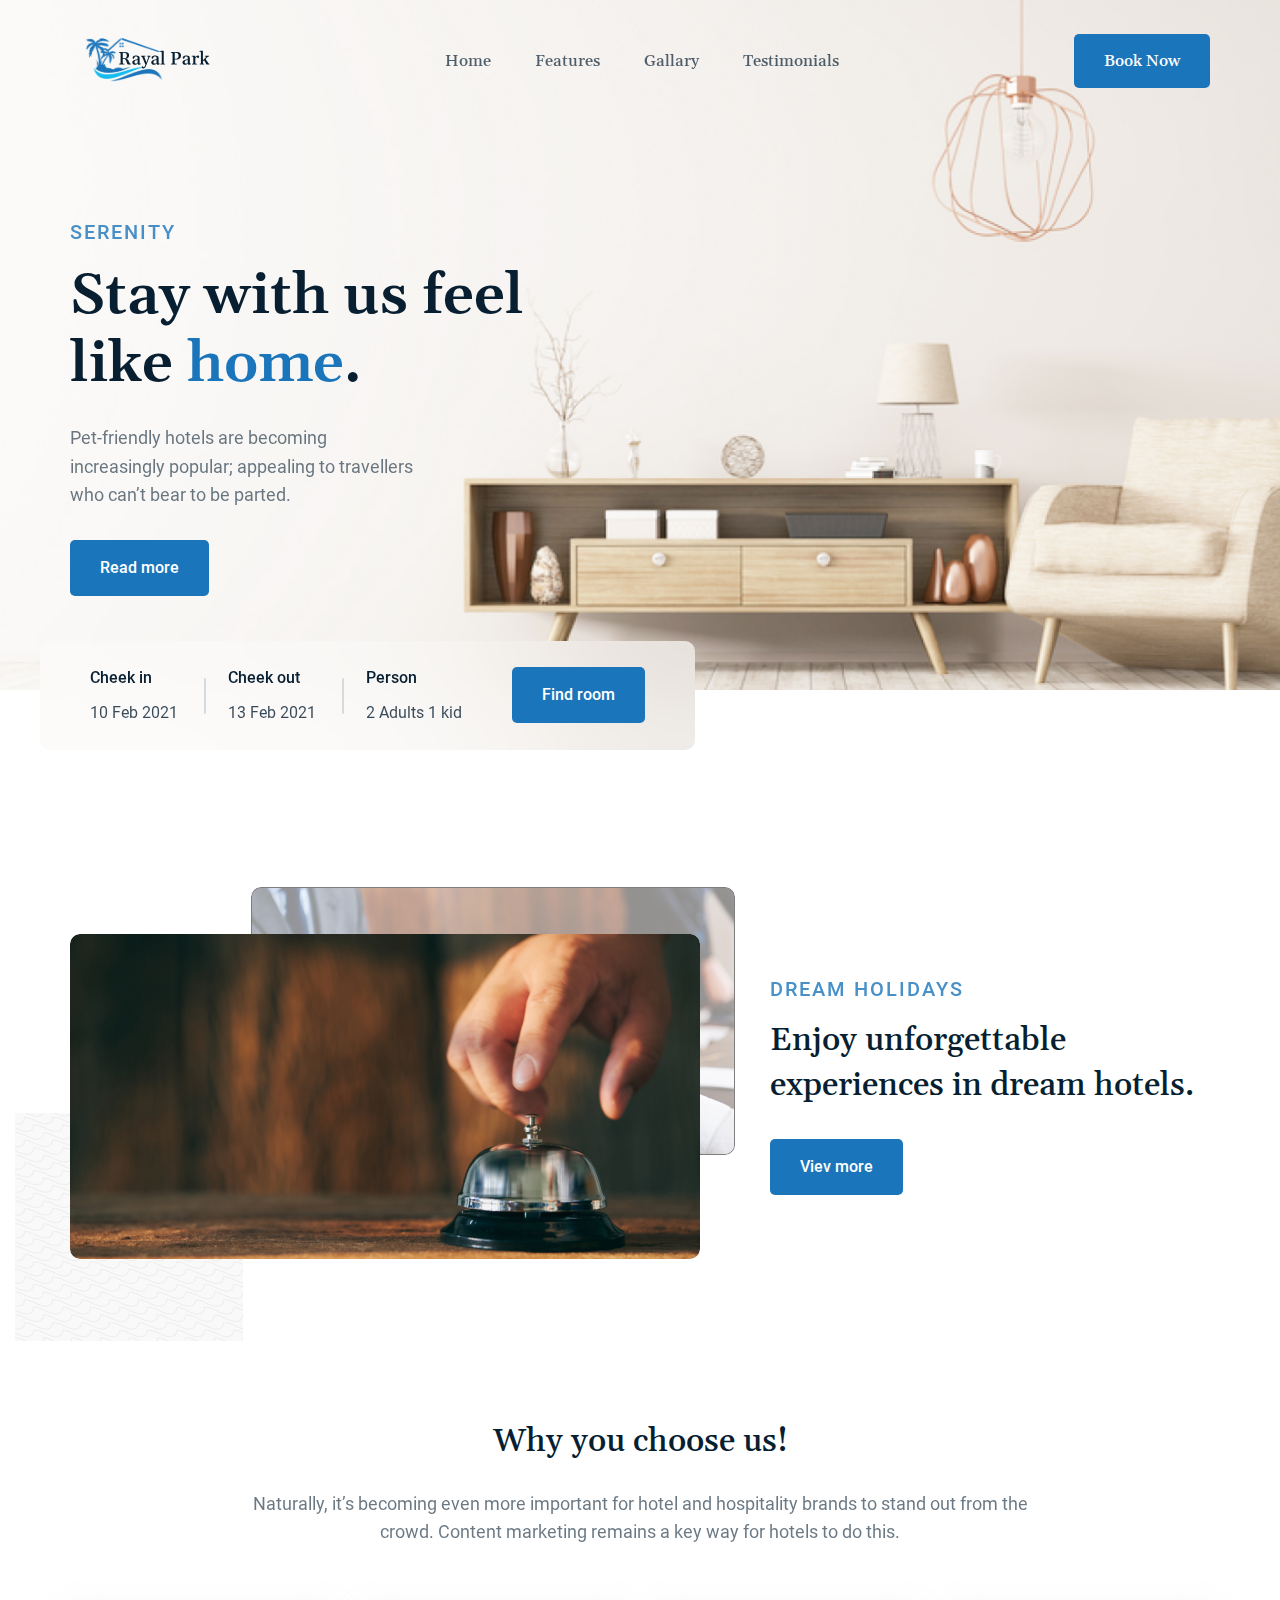
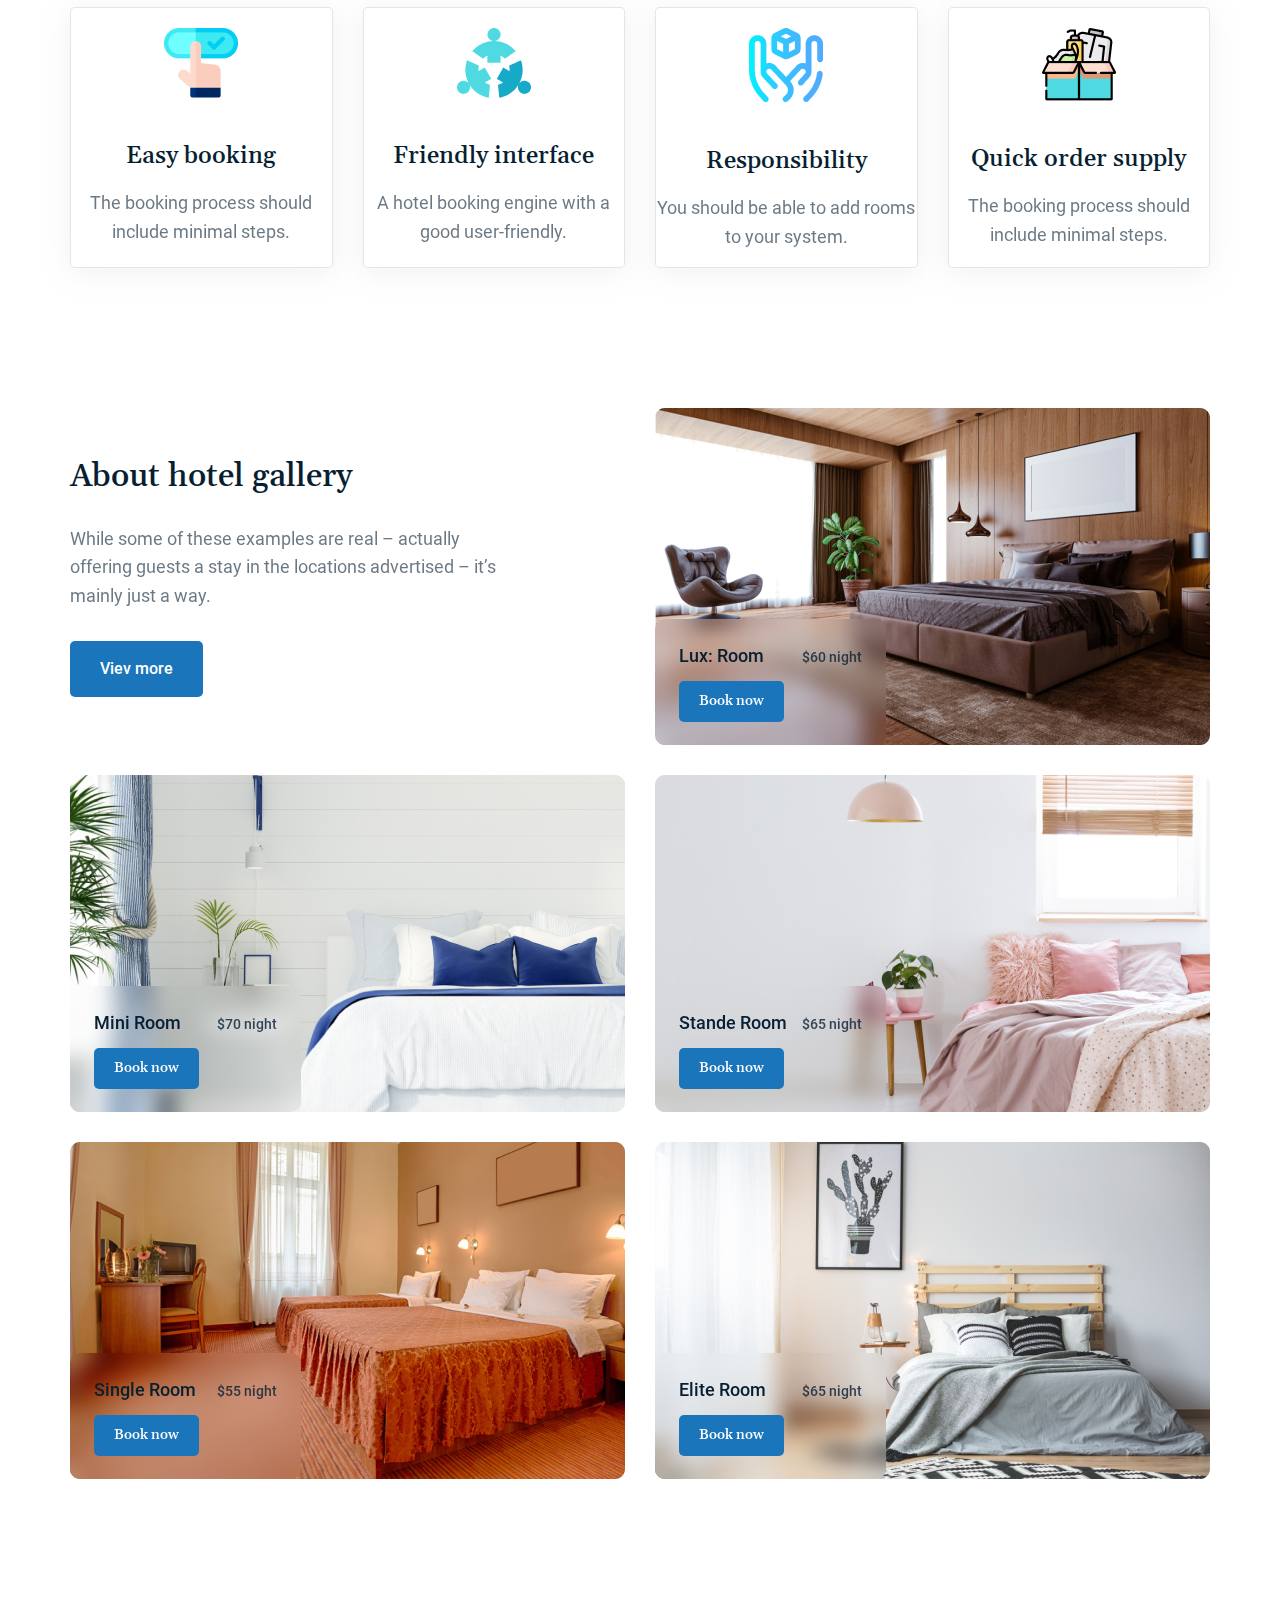
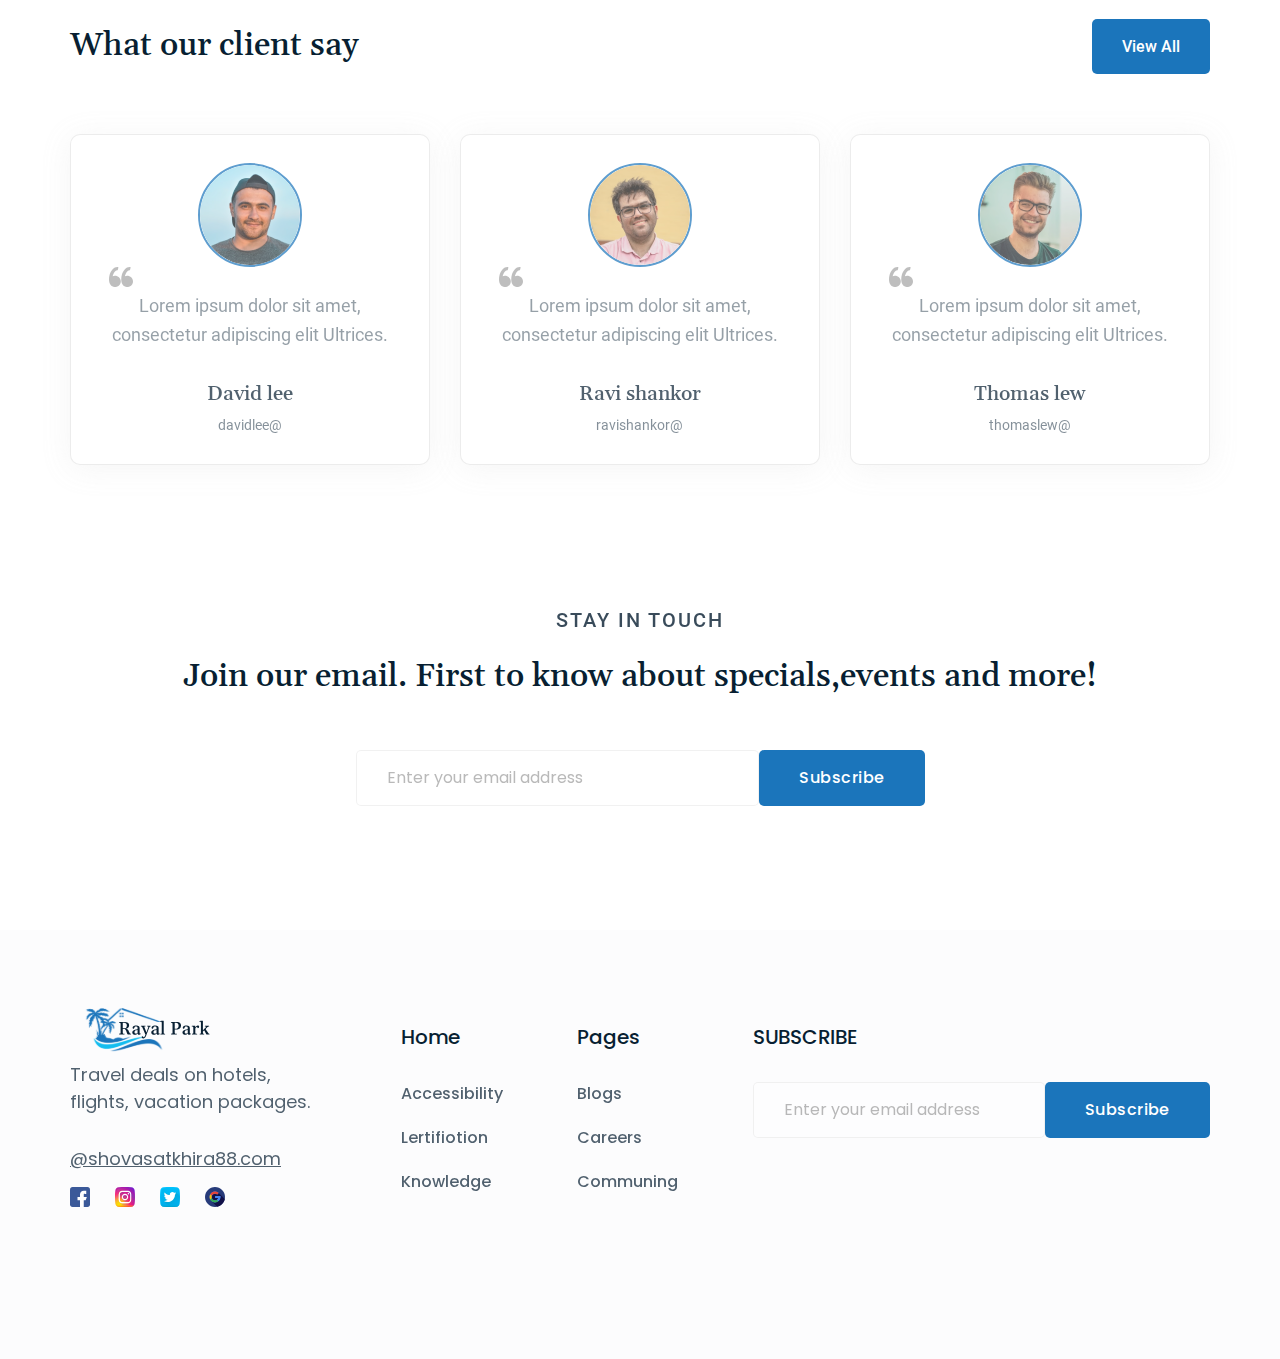
<file: index.html>
<!DOCTYPE html>
<html lang="en">

<head>
	<meta charset="UTF-8">
	<meta http-equiv="X-UA-Compatible" content="IE=edge">
	<meta name="viewport" content="width=device-width, initial-scale=1.0">
	<link rel="stylesheet" href="./assets/fonts/stylesheet.css">
	<link rel="stylesheet" href="./assets/styles.css">

	<link rel="apple-touch-icon" sizes="180x180" href="./assets/favicon/apple-touch-icon.png">
	<link rel="icon" type="image/png" sizes="32x32" href="./assets/favicon/favicon-32x32.png">
	<link rel="icon" type="image/png" sizes="16x16" href="./assets/favicon/favicon-16x16.png">
	<link rel="manifest" href="./assets/favicon/site.webmanifest">
	<link rel="mask-icon" href="./assets/favicon/safari-pinned-tab.svg" color="#5bbad5">
	<meta name="msapplication-TileColor" content="#da532c">
	<meta name="theme-color" content="#ffffff">
	<title>Rayal Park</title>
</head>

<body>
	<!-- HEADER ---------------------------->
	<header class="header" id="home">
		<div class="container">
			<div class="heaeder_inner">
				<div class="header__burger">
					<img src="./assets/img/burger.svg" alt="burger" class="burger">
				</div>
				<div class="header__logo">
					<img class="logo" src="./assets/img/logo.svg" alt="logo">
				</div>
				<nav class="nav">
					<a href="#home" class="nav__link">Home</a>
					<a href="#features" class="nav__link">Features</a>
					<a href="#gallery" class="nav__link">Gallary</a>
					<a href="#testimonials" class="nav__link">Testimonials </a>
				</nav>
				<button class="btn--book">Book Now</button>
			</div>
		</div>
	</header>
	<main>
		<!-- INTRO ---------------------------->
		<section class="intro">
			<div class="container">
				<div class="intro__wrapper">
					<p class="subtitle">Serenity</p>
					<h1 class="intro__title">Stay with us feel like <span>home</span>.</h1>
					<p class="text intro__text">Pet-friendly hotels are becoming increasingly popular; appealing to
						travellers
						who can’t bear to be parted.</p>
					<button class="btn intro__btn">Read more</button>
					<div class="intro_box">
						<div class="box__inner">
							<p class="box__info">Cheek in</p>
							<p class="box__date">10 Feb 2021</p>
						</div>
						<div class="box__inner">
							<p class="box__info">Cheek out</p>
							<p class="box__date">13 Feb 2021</p>
						</div>
						<div class="box__inner">
							<p class="box__info">Person</p>
							<p class="box__date">2 Adults 1 kid</p>
						</div>
						<div class="box__inner">
							<button class="btn">Find room</button>
						</div>
					</div>
				</div>
			</div>
		</section>
		<!--HOLIDAY -------------------------->
		<section class="holiday container">
			<div class="holiday__image">
				<img class="holiday__main__img" src="./assets/img/main.jpg" alt="">
				<img class="holiday__back__img" src="./assets/img/back.jpg" alt="">
				<img class="holiday__sprite__img" src="./assets/img/sprite.jpg" alt="">
			</div>
			<div class="holiday__content">
				<p class="subtitle">dream holidays</p>
				<p class="title holiday--title">Enjoy unforgettable experiences in dream hotels.</p>
				<button class="btn">Viev more</button>
			</div>
		</section>
		<!-- ABOUT ---------------------------->
		<section class="about container" id="features">
			<p class="title about__title">Why you choose us!</p>
			<p class="text about_text">Naturally, it’s becoming even more important for hotel and hospitality brands to
				stand
				out from the crowd. Content marketing remains a key way for hotels to do this.</p>
			<div class="about__box">
				<div class="about__item">
					<img src="./assets/img/about1.png" alt="" class="about__img">
					<p class="about__subtitle">Easy booking</p>
					<p class="about__info">The booking process should include minimal steps.</p>
				</div>
				<div class="about__item">
					<img src="./assets/img/about2.png" alt="" class="about__img">
					<p class="about__subtitle">Friendly interface</p>
					<p class="about__info">A hotel booking engine with a good user-friendly.</p>
				</div>
				<div class="about__item">
					<img src="./assets/img/about3.png" alt="" class="about__img">
					<p class="about__subtitle">Responsibility</p>
					<p class="about__info">You should be able to add rooms to your system.</p>
				</div>
				<div class="about__item">
					<img src="./assets/img/about4.png" alt="" class="about__img">
					<p class="about__subtitle">Quick order supply</p>
					<p class="about__info">The booking process should include minimal steps.</p>
				</div>
			</div>
		</section>
		<!-- GALLERY ---------------------------->
		<section class="gallery container" id="gallery">
			<div class="gallery__box">
				<p class="title gallery__title">About hotel gallery</p>
				<p class="text gallery__text">While some of these examples are real – actually offering guests a
					stay in the
					locations advertised – it’s mainly just a way.</p>
				<button class="btn">Viev more</button>
			</div>
			<div class="gallery__box">
				<img src="./assets/img/gallery/gallery1.jpg" alt="Gallary" class="gallery__img">
				<div class="gallery__item">
					<p class="gallery__info">Lux: Room</p>
					<p class="gallery__price">$60 night</p>
					<button class="gallery__btn btn--book">Book now</button>
				</div>
			</div>
			<div class="gallery__box">
				<img src="./assets/img/gallery/gallery2.jpg" alt="Gallary" class="gallery__img">
				<div class="gallery__item">
					<p class="gallery__info">Mini Room</p>
					<p class="gallery__price">$70 night</p>
					<button class="gallery__btn btn--book">Book now</button>
				</div>
			</div>
			<div class="gallery__box">
				<img src="./assets/img/gallery/gallery3.jpg" alt="Gallary" class="gallery__img">
				<div class="gallery__item">
					<p class="gallery__info">Stande Room</p>
					<p class="gallery__price">$65 night</p>
					<button class="gallery__btn btn--book">Book now</button>
				</div>
			</div>
			<div class="gallery__box">
				<img src="./assets/img/gallery/gallery4.jpg" alt="Gallary" class="gallery__img">
				<div class="gallery__item">
					<p class="gallery__info">Single Room</p>
					<p class="gallery__price">$55 night</p>
					<button class="gallery__btn btn--book">Book now</button>
				</div>
			</div>
			<div class="gallery__box">
				<img src="./assets/img/gallery/gallery5.jpg" alt="Gallary" class="gallery__img">
				<div class="gallery__item">
					<p class="gallery__info">Elite Room</p>
					<p class="gallery__price">$65 night</p>
					<button class="gallery__btn btn--book">Book now</button>
				</div>
			</div>
		</section>
		<!-- TESTIMONIALS ------------------------>
		<section class="testimonials container" id="testimonials">
			<div class="testimonials__info">
				<p class="title ">What our client say</p>
				<button class="btn">View All</button>
			</div>
			<div class="testimonials__box">
				<div class="testimonials__item">
					<img class="testimonials__img" src="./assets/img/testimonials/testimonials1.png" alt="photo">
					<p class="text testimonials__text">Lorem ipsum dolor sit amet, consectetur adipiscing elit Ultrices.
					</p>
					<p class="testimonials__name">David lee</p>
					<a class="testimonials__link" href="#">davidlee@</a>
				</div>
				<div class="testimonials__item">
					<img class="testimonials__img" src="./assets/img/testimonials/testimonials2.png" alt="photo">
					<p class="text testimonials__text">Lorem ipsum dolor sit amet, consectetur adipiscing elit Ultrices.
					</p>
					<p class="testimonials__name">Ravi shankor</p>
					<a class="testimonials__link" href="#">ravishankor@</a>
				</div>
				<div class="testimonials__item">
					<img class="testimonials__img" src="./assets/img/testimonials/testimonials3.png" alt="photo">
					<p class="text testimonials__text">Lorem ipsum dolor sit amet, consectetur adipiscing elit Ultrices.
					</p>
					<p class="testimonials__name">Thomas lew</p>
					<a class="testimonials__link" href="#">thomaslew@</a>
				</div>
			</div>
		</section>
		<!-- SUBSCRIBE ---------------------------->
		<section class="subscribe container">
			<p class="subscribe__subtitle">STAY IN TOUCH</p>
			<p class="subscribe__title title">Join our email. First to know about specials,events and more!</p>

			<form action="#" class="subscribe__box">
				<input type="email" name="email" id="email" class="subscribe__email"
					placeholder="Enter your email address">
				<button class="subscribe__btn">Subscribe</button>
			</form>

		</section> 
	</main>
	<!-- FOOTER ---------------------------->
	<footer class="footer">
		<div class="container">
			<div class="footer__inner">
				<div class="footer__box">
					<div class="logo">
						<img class="logo" src="./assets/img/logo.svg" alt="logo">
					</div>
					<p class="footer__text">Travel deals on hotels, flights, vacation packages.</p>
					<a href="#" class="footer__email">@shovasatkhira88.com</a>
					<ul class="social__list">
						<li><a href="#" target="blanc" class="social__link">
								<img src="./assets/img/social/fb.svg" alt="" class="social--fb">
							</a></li>
						<li><a href="#" class="social__link">
								<img src="./assets/img/social/inst.svg" alt="" class="social--inst">
							</a></li>
						<li><a href="#" class="social__link">
								<img src="./assets/img/social/tw.svg" alt="" class="social--tw">
							</a></li>
						<li><a href="#" class="social__link">
								<img src="./assets/img/social/gl.svg" alt="" class="social--gl">
							</a></li>
					</ul>
				</div>
				<div class="footer__box">
					<p class="footer__title">Home</p>
					<a href="#" class="footer__link">Accessibility</a>
					<a href="#" class="footer__link">Lertifiotion</a>
					<a href="#" class="footer__link">Knowledge</a>
				</div>
				<div class="footer__box">
					<p class="footer__title">Pages</p>
					<a href="#" class="footer__link">Blogs</a>
					<a href="#" class="footer__link">Careers</a>
					<a href="#" class="footer__link">Communing</a>
				</div>
				<div class="footer__box">
					<p class="footer__title">SUBSCRIBE</p>
					<form action="#" class="subscribe__box ">
						<input type="email" name="email" id="footer__email" class="footer__sbcr"
							placeholder="Enter your email address">
						<button class="footer__btn">Subscribe</button>
					</form>
				</div>
			</div>
		</div>
	</footer> 

</body>

</html>
</file>
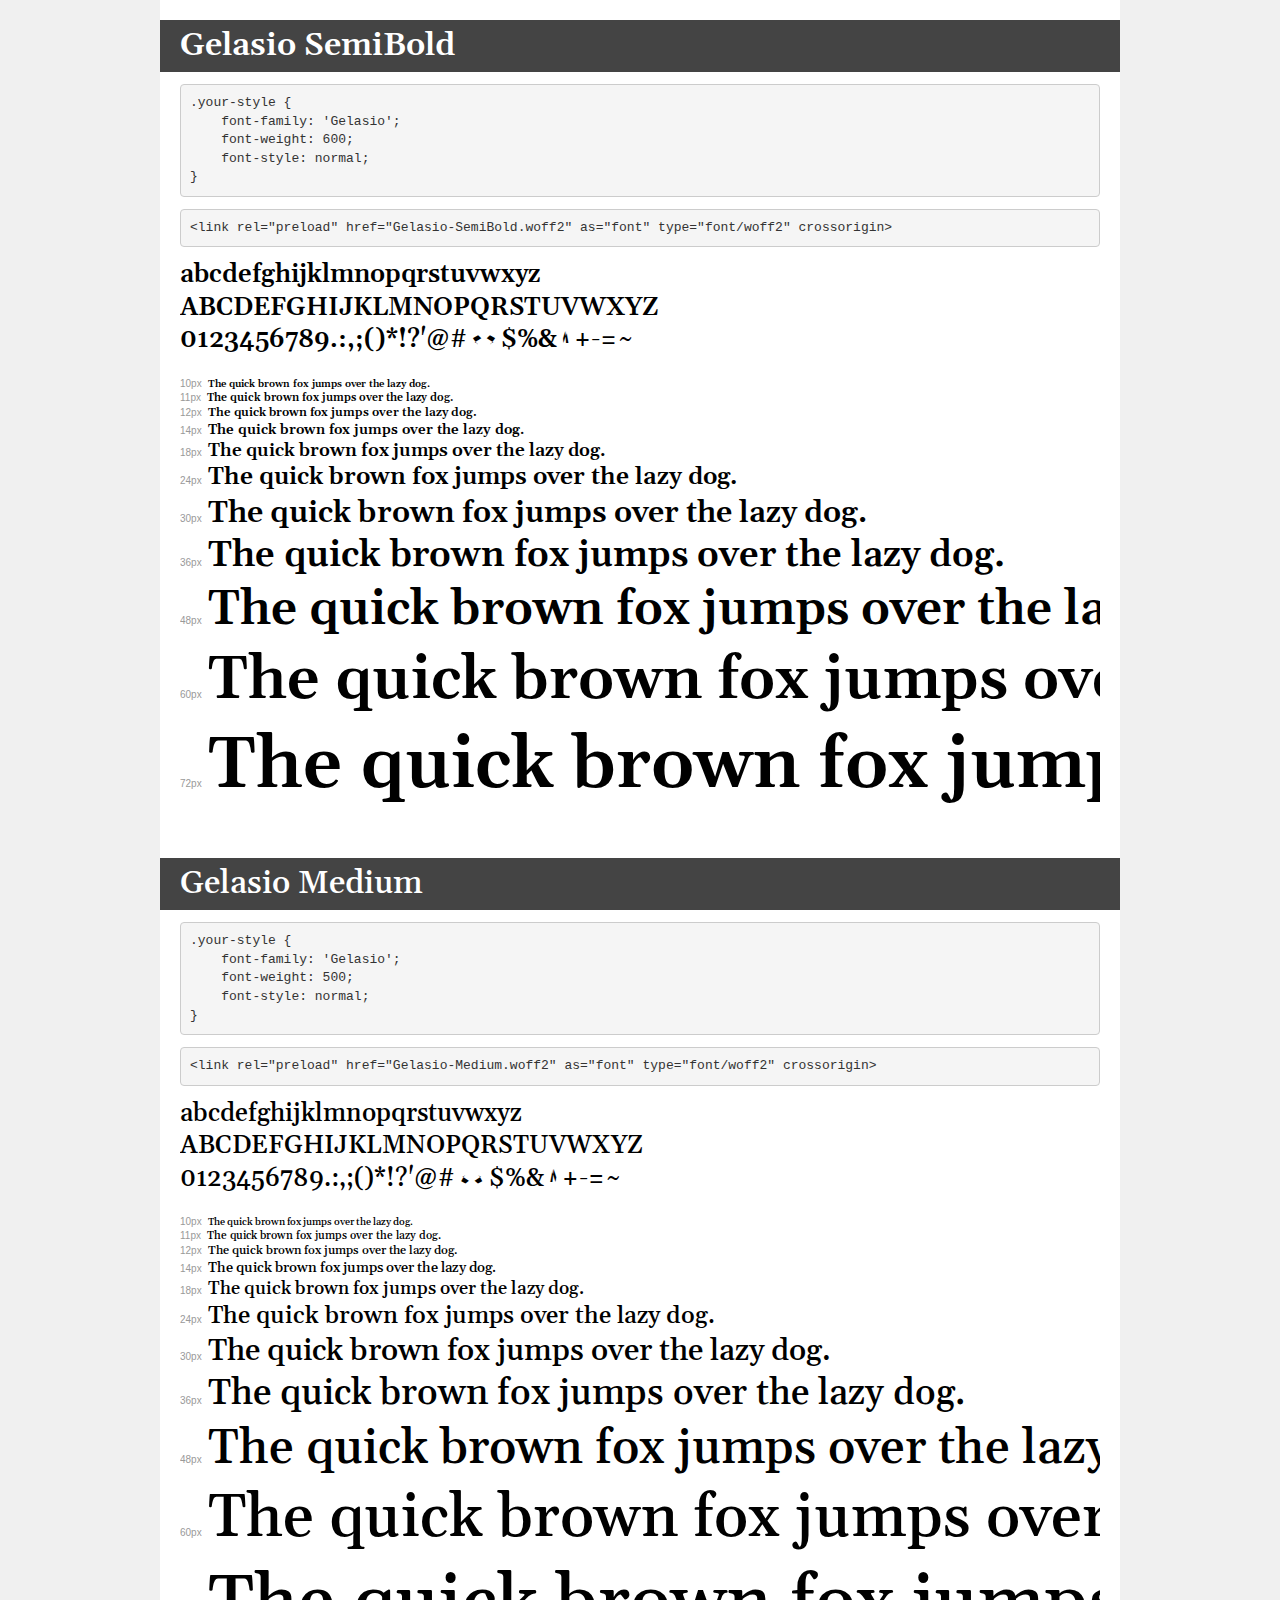
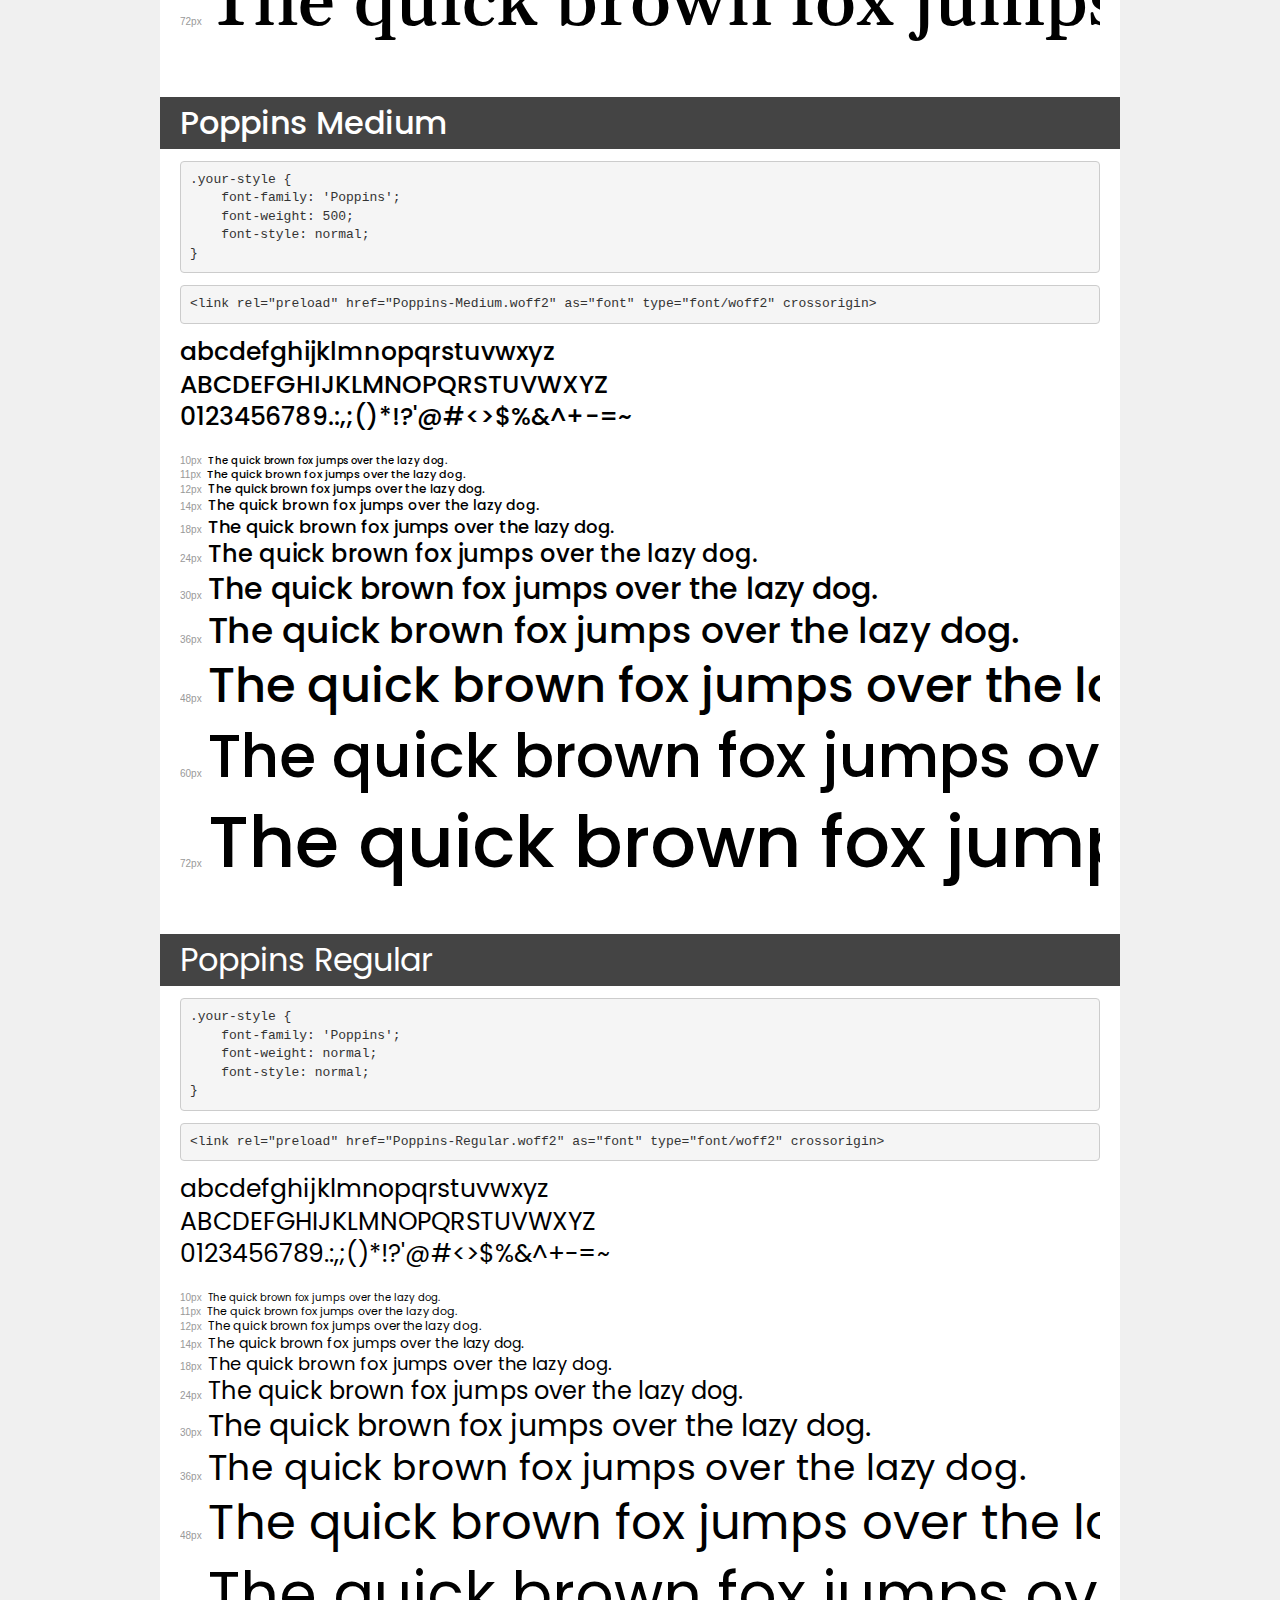
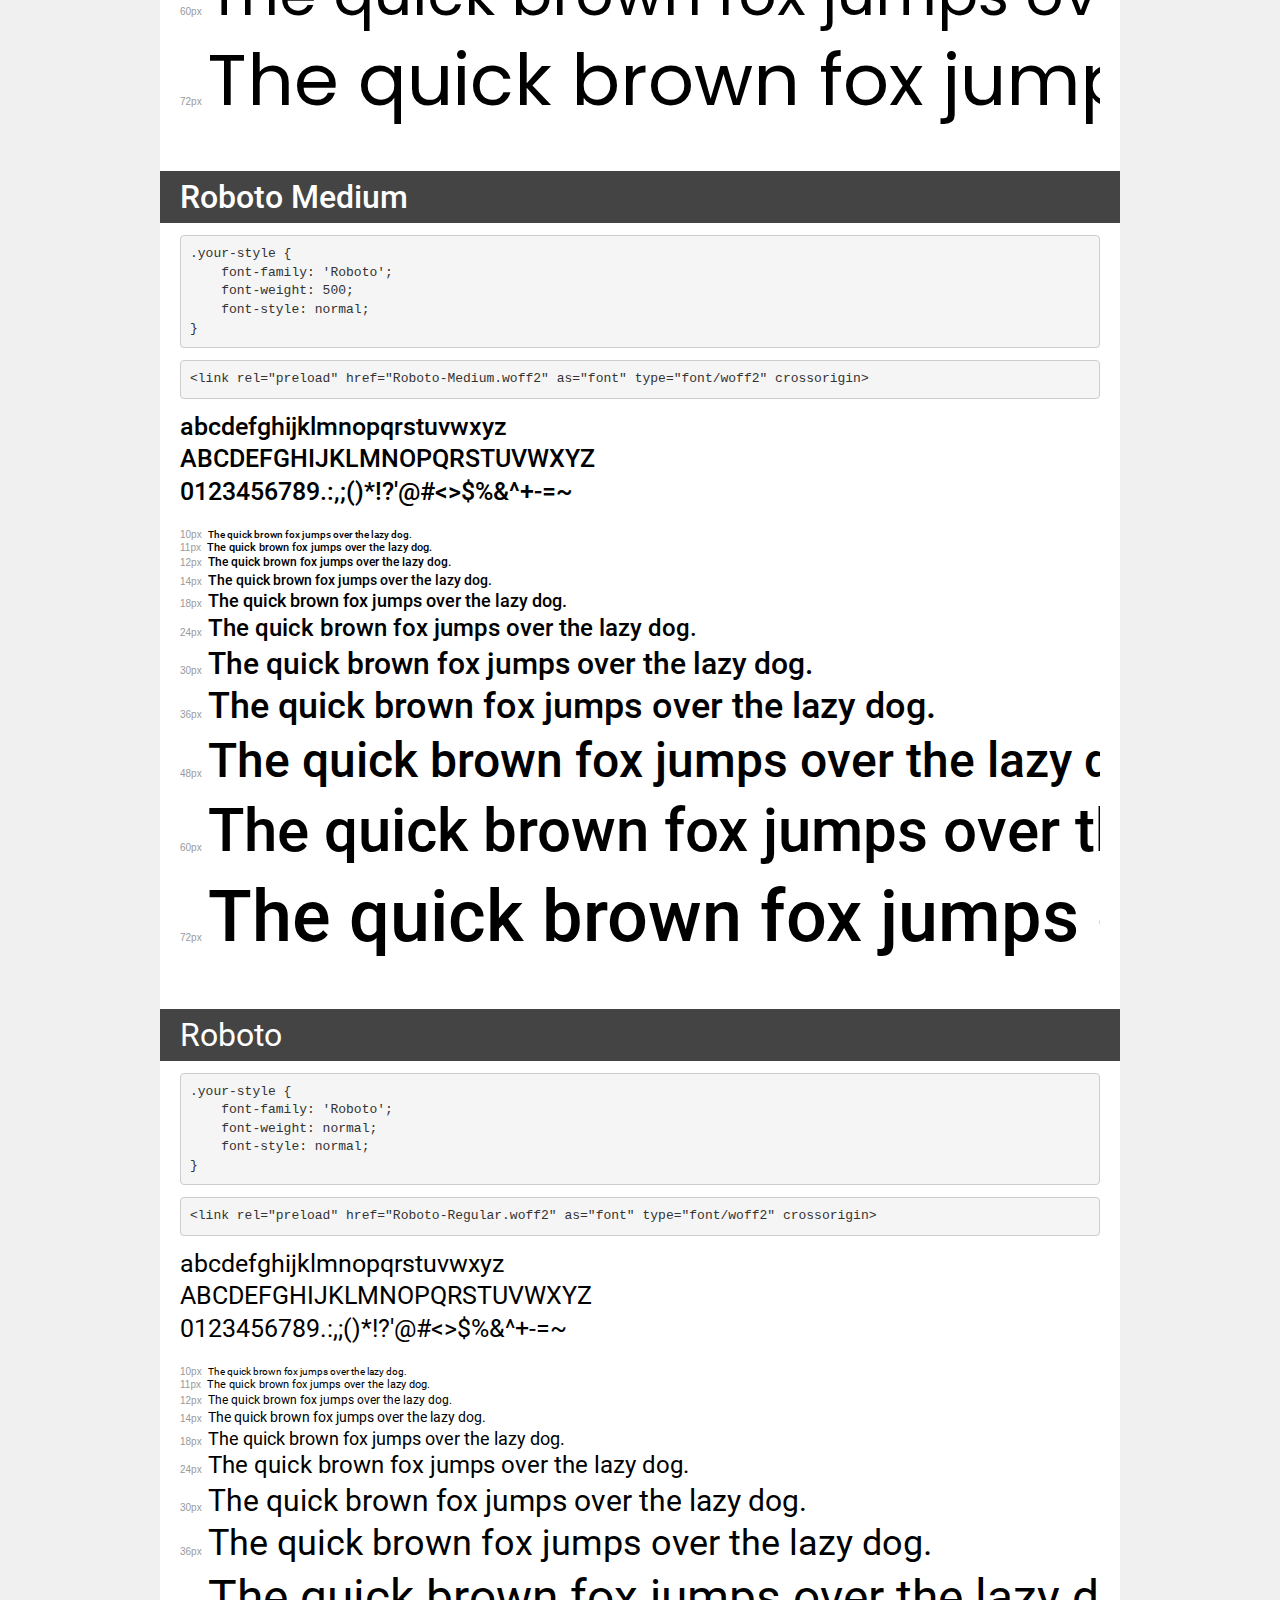
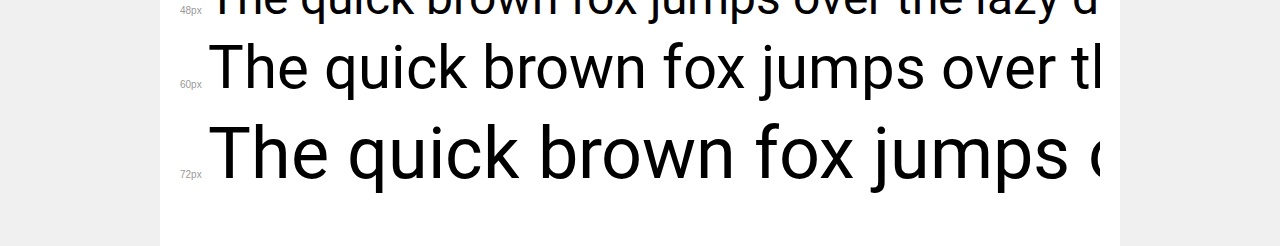
<file: assets/fonts/demo.html>
<!DOCTYPE html>
<html lang="en">
<head>
    <meta charset="utf-8">
    <meta http-equiv="X-UA-Compatible" content="IE=edge">
    <meta name="viewport" content="width=device-width, initial-scale=1">
    <meta name="robots" content="noindex, noarchive">
    <meta name="format-detection" content="telephone=no">
    <title>Transfonter demo</title>
    <link href="stylesheet.css" rel="stylesheet">
    <style>
        /*
        http://meyerweb.com/eric/tools/css/reset/
        v2.0 | 20110126
        License: none (public domain)
        */
        html, body, div, span, applet, object, iframe,
        h1, h2, h3, h4, h5, h6, p, blockquote, pre,
        a, abbr, acronym, address, big, cite, code,
        del, dfn, em, img, ins, kbd, q, s, samp,
        small, strike, strong, sub, sup, tt, var,
        b, u, i, center,
        dl, dt, dd, ol, ul, li,
        fieldset, form, label, legend,
        table, caption, tbody, tfoot, thead, tr, th, td,
        article, aside, canvas, details, embed,
        figure, figcaption, footer, header, hgroup,
        menu, nav, output, ruby, section, summary,
        time, mark, audio, video {
            margin: 0;
            padding: 0;
            border: 0;
            font-size: 100%;
            font: inherit;
            vertical-align: baseline;
        }
        /* HTML5 display-role reset for older browsers */
        article, aside, details, figcaption, figure,
        footer, header, hgroup, menu, nav, section {
            display: block;
        }
        body {
            line-height: 1;
        }
        ol, ul {
            list-style: none;
        }
        blockquote, q {
            quotes: none;
        }
        blockquote:before, blockquote:after,
        q:before, q:after {
            content: '';
            content: none;
        }
        table {
            border-collapse: collapse;
            border-spacing: 0;
        }
        /* demo styles */
        body {
            background: #f0f0f0;
            color: #000;
        }
        .page {
            background: #fff;
            width: 920px;
            margin: 0 auto;
            padding: 20px 20px 0 20px;
            overflow: hidden;
        }
        .font-container {
            overflow-x: auto;
            overflow-y: hidden;
            margin-bottom: 40px;
            line-height: 1.3;
            white-space: nowrap;
            padding-bottom: 5px;
        }
        h1 {
            position: relative;
            background: #444;
            font-size: 32px;
            color: #fff;
            padding: 10px 20px;
            margin: 0 -20px 12px -20px;
        }
        .letters {
            font-size: 25px;
            margin-bottom: 20px;
        }
        .s10:before {
            content: '10px';
        }
        .s11:before {
            content: '11px';
        }
        .s12:before {
            content: '12px';
        }
        .s14:before {
            content: '14px';
        }
        .s18:before {
            content: '18px';
        }
        .s24:before {
            content: '24px';
        }
        .s30:before {
            content: '30px';
        }
        .s36:before {
            content: '36px';
        }
        .s48:before {
            content: '48px';
        }
        .s60:before {
            content: '60px';
        }
        .s72:before {
            content: '72px';
        }
        .s10:before, .s11:before, .s12:before, .s14:before,
        .s18:before, .s24:before, .s30:before, .s36:before,
        .s48:before, .s60:before, .s72:before {
            font-family: Arial, sans-serif;
            font-size: 10px;
            font-weight: normal;
            font-style: normal;
            color: #999;
            padding-right: 6px;
        }
        pre {
            display: block;
            padding: 9px;
            margin: 0 0 12px;
            font-family: Monaco, Menlo, Consolas, "Courier New", monospace;
            font-size: 13px;
            line-height: 1.428571429;
            color: #333;
            font-weight: normal;
            font-style: normal;
            background-color: #f5f5f5;
            border: 1px solid #ccc;
            overflow-x: auto;
            border-radius: 4px;
        }
        /* responsive */
        @media (max-width: 959px) {
            .page {
                width: auto;
                margin: 0;
            }
        }
    </style>
</head>
<body>
<div class="page">
    <div class="demo">
        <h1 style="font-family: 'Gelasio'; font-weight: 600; font-style: normal;">Gelasio SemiBold</h1>
        <pre title="Usage">.your-style {
    font-family: 'Gelasio';
    font-weight: 600;
    font-style: normal;
}</pre>
        <pre title="Preload (optional)">
&lt;link rel=&quot;preload&quot; href=&quot;Gelasio-SemiBold.woff2&quot; as=&quot;font&quot; type=&quot;font/woff2&quot; crossorigin&gt;</pre>
        <div class="font-container" style="font-family: 'Gelasio'; font-weight: 600; font-style: normal;">
            <p class="letters">
                abcdefghijklmnopqrstuvwxyz<br>
ABCDEFGHIJKLMNOPQRSTUVWXYZ<br>
                0123456789.:,;()*!?'@#&lt;&gt;$%&^+-=~
            </p>
            <p class="s10" style="font-size: 10px;">The quick brown fox jumps over the lazy dog.</p>
            <p class="s11" style="font-size: 11px;">The quick brown fox jumps over the lazy dog.</p>
            <p class="s12" style="font-size: 12px;">The quick brown fox jumps over the lazy dog.</p>
            <p class="s14" style="font-size: 14px;">The quick brown fox jumps over the lazy dog.</p>
            <p class="s18" style="font-size: 18px;">The quick brown fox jumps over the lazy dog.</p>
            <p class="s24" style="font-size: 24px;">The quick brown fox jumps over the lazy dog.</p>
            <p class="s30" style="font-size: 30px;">The quick brown fox jumps over the lazy dog.</p>
            <p class="s36" style="font-size: 36px;">The quick brown fox jumps over the lazy dog.</p>
            <p class="s48" style="font-size: 48px;">The quick brown fox jumps over the lazy dog.</p>
            <p class="s60" style="font-size: 60px;">The quick brown fox jumps over the lazy dog.</p>
            <p class="s72" style="font-size: 72px;">The quick brown fox jumps over the lazy dog.</p>
        </div>
    </div>

    <div class="demo">
        <h1 style="font-family: 'Gelasio'; font-weight: 500; font-style: normal;">Gelasio Medium</h1>
        <pre title="Usage">.your-style {
    font-family: 'Gelasio';
    font-weight: 500;
    font-style: normal;
}</pre>
        <pre title="Preload (optional)">
&lt;link rel=&quot;preload&quot; href=&quot;Gelasio-Medium.woff2&quot; as=&quot;font&quot; type=&quot;font/woff2&quot; crossorigin&gt;</pre>
        <div class="font-container" style="font-family: 'Gelasio'; font-weight: 500; font-style: normal;">
            <p class="letters">
                abcdefghijklmnopqrstuvwxyz<br>
ABCDEFGHIJKLMNOPQRSTUVWXYZ<br>
                0123456789.:,;()*!?'@#&lt;&gt;$%&^+-=~
            </p>
            <p class="s10" style="font-size: 10px;">The quick brown fox jumps over the lazy dog.</p>
            <p class="s11" style="font-size: 11px;">The quick brown fox jumps over the lazy dog.</p>
            <p class="s12" style="font-size: 12px;">The quick brown fox jumps over the lazy dog.</p>
            <p class="s14" style="font-size: 14px;">The quick brown fox jumps over the lazy dog.</p>
            <p class="s18" style="font-size: 18px;">The quick brown fox jumps over the lazy dog.</p>
            <p class="s24" style="font-size: 24px;">The quick brown fox jumps over the lazy dog.</p>
            <p class="s30" style="font-size: 30px;">The quick brown fox jumps over the lazy dog.</p>
            <p class="s36" style="font-size: 36px;">The quick brown fox jumps over the lazy dog.</p>
            <p class="s48" style="font-size: 48px;">The quick brown fox jumps over the lazy dog.</p>
            <p class="s60" style="font-size: 60px;">The quick brown fox jumps over the lazy dog.</p>
            <p class="s72" style="font-size: 72px;">The quick brown fox jumps over the lazy dog.</p>
        </div>
    </div>

    <div class="demo">
        <h1 style="font-family: 'Poppins'; font-weight: 500; font-style: normal;">Poppins Medium</h1>
        <pre title="Usage">.your-style {
    font-family: 'Poppins';
    font-weight: 500;
    font-style: normal;
}</pre>
        <pre title="Preload (optional)">
&lt;link rel=&quot;preload&quot; href=&quot;Poppins-Medium.woff2&quot; as=&quot;font&quot; type=&quot;font/woff2&quot; crossorigin&gt;</pre>
        <div class="font-container" style="font-family: 'Poppins'; font-weight: 500; font-style: normal;">
            <p class="letters">
                abcdefghijklmnopqrstuvwxyz<br>
ABCDEFGHIJKLMNOPQRSTUVWXYZ<br>
                0123456789.:,;()*!?'@#&lt;&gt;$%&^+-=~
            </p>
            <p class="s10" style="font-size: 10px;">The quick brown fox jumps over the lazy dog.</p>
            <p class="s11" style="font-size: 11px;">The quick brown fox jumps over the lazy dog.</p>
            <p class="s12" style="font-size: 12px;">The quick brown fox jumps over the lazy dog.</p>
            <p class="s14" style="font-size: 14px;">The quick brown fox jumps over the lazy dog.</p>
            <p class="s18" style="font-size: 18px;">The quick brown fox jumps over the lazy dog.</p>
            <p class="s24" style="font-size: 24px;">The quick brown fox jumps over the lazy dog.</p>
            <p class="s30" style="font-size: 30px;">The quick brown fox jumps over the lazy dog.</p>
            <p class="s36" style="font-size: 36px;">The quick brown fox jumps over the lazy dog.</p>
            <p class="s48" style="font-size: 48px;">The quick brown fox jumps over the lazy dog.</p>
            <p class="s60" style="font-size: 60px;">The quick brown fox jumps over the lazy dog.</p>
            <p class="s72" style="font-size: 72px;">The quick brown fox jumps over the lazy dog.</p>
        </div>
    </div>

    <div class="demo">
        <h1 style="font-family: 'Poppins'; font-weight: normal; font-style: normal;">Poppins Regular</h1>
        <pre title="Usage">.your-style {
    font-family: 'Poppins';
    font-weight: normal;
    font-style: normal;
}</pre>
        <pre title="Preload (optional)">
&lt;link rel=&quot;preload&quot; href=&quot;Poppins-Regular.woff2&quot; as=&quot;font&quot; type=&quot;font/woff2&quot; crossorigin&gt;</pre>
        <div class="font-container" style="font-family: 'Poppins'; font-weight: normal; font-style: normal;">
            <p class="letters">
                abcdefghijklmnopqrstuvwxyz<br>
ABCDEFGHIJKLMNOPQRSTUVWXYZ<br>
                0123456789.:,;()*!?'@#&lt;&gt;$%&^+-=~
            </p>
            <p class="s10" style="font-size: 10px;">The quick brown fox jumps over the lazy dog.</p>
            <p class="s11" style="font-size: 11px;">The quick brown fox jumps over the lazy dog.</p>
            <p class="s12" style="font-size: 12px;">The quick brown fox jumps over the lazy dog.</p>
            <p class="s14" style="font-size: 14px;">The quick brown fox jumps over the lazy dog.</p>
            <p class="s18" style="font-size: 18px;">The quick brown fox jumps over the lazy dog.</p>
            <p class="s24" style="font-size: 24px;">The quick brown fox jumps over the lazy dog.</p>
            <p class="s30" style="font-size: 30px;">The quick brown fox jumps over the lazy dog.</p>
            <p class="s36" style="font-size: 36px;">The quick brown fox jumps over the lazy dog.</p>
            <p class="s48" style="font-size: 48px;">The quick brown fox jumps over the lazy dog.</p>
            <p class="s60" style="font-size: 60px;">The quick brown fox jumps over the lazy dog.</p>
            <p class="s72" style="font-size: 72px;">The quick brown fox jumps over the lazy dog.</p>
        </div>
    </div>

    <div class="demo">
        <h1 style="font-family: 'Roboto'; font-weight: 500; font-style: normal;">Roboto Medium</h1>
        <pre title="Usage">.your-style {
    font-family: 'Roboto';
    font-weight: 500;
    font-style: normal;
}</pre>
        <pre title="Preload (optional)">
&lt;link rel=&quot;preload&quot; href=&quot;Roboto-Medium.woff2&quot; as=&quot;font&quot; type=&quot;font/woff2&quot; crossorigin&gt;</pre>
        <div class="font-container" style="font-family: 'Roboto'; font-weight: 500; font-style: normal;">
            <p class="letters">
                abcdefghijklmnopqrstuvwxyz<br>
ABCDEFGHIJKLMNOPQRSTUVWXYZ<br>
                0123456789.:,;()*!?'@#&lt;&gt;$%&^+-=~
            </p>
            <p class="s10" style="font-size: 10px;">The quick brown fox jumps over the lazy dog.</p>
            <p class="s11" style="font-size: 11px;">The quick brown fox jumps over the lazy dog.</p>
            <p class="s12" style="font-size: 12px;">The quick brown fox jumps over the lazy dog.</p>
            <p class="s14" style="font-size: 14px;">The quick brown fox jumps over the lazy dog.</p>
            <p class="s18" style="font-size: 18px;">The quick brown fox jumps over the lazy dog.</p>
            <p class="s24" style="font-size: 24px;">The quick brown fox jumps over the lazy dog.</p>
            <p class="s30" style="font-size: 30px;">The quick brown fox jumps over the lazy dog.</p>
            <p class="s36" style="font-size: 36px;">The quick brown fox jumps over the lazy dog.</p>
            <p class="s48" style="font-size: 48px;">The quick brown fox jumps over the lazy dog.</p>
            <p class="s60" style="font-size: 60px;">The quick brown fox jumps over the lazy dog.</p>
            <p class="s72" style="font-size: 72px;">The quick brown fox jumps over the lazy dog.</p>
        </div>
    </div>

    <div class="demo">
        <h1 style="font-family: 'Roboto'; font-weight: normal; font-style: normal;">Roboto</h1>
        <pre title="Usage">.your-style {
    font-family: 'Roboto';
    font-weight: normal;
    font-style: normal;
}</pre>
        <pre title="Preload (optional)">
&lt;link rel=&quot;preload&quot; href=&quot;Roboto-Regular.woff2&quot; as=&quot;font&quot; type=&quot;font/woff2&quot; crossorigin&gt;</pre>
        <div class="font-container" style="font-family: 'Roboto'; font-weight: normal; font-style: normal;">
            <p class="letters">
                abcdefghijklmnopqrstuvwxyz<br>
ABCDEFGHIJKLMNOPQRSTUVWXYZ<br>
                0123456789.:,;()*!?'@#&lt;&gt;$%&^+-=~
            </p>
            <p class="s10" style="font-size: 10px;">The quick brown fox jumps over the lazy dog.</p>
            <p class="s11" style="font-size: 11px;">The quick brown fox jumps over the lazy dog.</p>
            <p class="s12" style="font-size: 12px;">The quick brown fox jumps over the lazy dog.</p>
            <p class="s14" style="font-size: 14px;">The quick brown fox jumps over the lazy dog.</p>
            <p class="s18" style="font-size: 18px;">The quick brown fox jumps over the lazy dog.</p>
            <p class="s24" style="font-size: 24px;">The quick brown fox jumps over the lazy dog.</p>
            <p class="s30" style="font-size: 30px;">The quick brown fox jumps over the lazy dog.</p>
            <p class="s36" style="font-size: 36px;">The quick brown fox jumps over the lazy dog.</p>
            <p class="s48" style="font-size: 48px;">The quick brown fox jumps over the lazy dog.</p>
            <p class="s60" style="font-size: 60px;">The quick brown fox jumps over the lazy dog.</p>
            <p class="s72" style="font-size: 72px;">The quick brown fox jumps over the lazy dog.</p>
        </div>
    </div>

</div>
</body>
</html>
</file>
<file: assets/fonts/stylesheet.css>
@font-face {
    font-family: 'Gelasio';
    src: url('Gelasio-SemiBold.woff2') format('woff2');
    font-weight: 600;
    font-style: normal;
    font-display: swap;
}

@font-face {
    font-family: 'Gelasio';
    src: url('Gelasio-Medium.woff2') format('woff2');
    font-weight: 500;
    font-style: normal;
    font-display: swap;
}

@font-face {
    font-family: 'Poppins';
    src: url('Poppins-Medium.woff2') format('woff2');
    font-weight: 500;
    font-style: normal;
    font-display: swap;
}

@font-face {
    font-family: 'Poppins';
    src: url('Poppins-Regular.woff2') format('woff2');
    font-weight: normal;
    font-style: normal;
    font-display: swap;
}

@font-face {
    font-family: 'Roboto';
    src: url('Roboto-Medium.woff2') format('woff2');
    font-weight: 500;
    font-style: normal;
    font-display: swap;
}

@font-face {
    font-family: 'Roboto';
    src: url('Roboto-Regular.woff2') format('woff2');
    font-weight: normal;
    font-style: normal;
    font-display: swap;
}
</file>
<file: assets/styles.css>
/* Header */

* {
	margin: 0;
	padding: 0;
	box-sizing: border-box;
}

.container {
	max-width: 1170px;
	padding: 0 15px;
	margin: 0 auto;
}
.text {
	font-family: 'Roboto';
	font-style: normal;
	font-weight: 400;
	font-size: 18px;
	line-height: 160%;
	color: #081F32;
	opacity: 0.6;
}

/* Header -------------------- */
.header {
	position: absolute;
	z-index: 10;
	width: 100%;
}
.heaeder_inner {
	display: flex;
	justify-content: space-between;
	align-items: center;
	padding-top: 30px;
}
.header__burger {
	display: none;
	background-image: url(./img/burger.svg);
}
.nav__link {
	font-family: 'Gelasio';
	font-style: normal;
	font-weight: 500;
	font-size: 16px;
	line-height: 150%;
	color: #081F32;
	opacity: 0.7;
	text-decoration: none;
	padding-left: 40px;
}
.logo {
	max-width: 140px;
}
.nav__link:first-child {
	padding-left: 0;
}
.nav__link:hover {
	color: #1B75BB;
	transition: 0.7s;
}
.btn--book {
	font-family: 'Gelasio';
	font-style: normal;
	font-weight: 500;
	font-size: 16px;
	line-height: 150%;
	color: #FFFFFF;
	background: #1B75BB;
	border-radius: 5px;
	border: #1B75BB;
	padding: 15px 30px;
	cursor: pointer;
}
.btn--book:hover {
	background: #155381;
	transition: 0.7s;
}

/* INTRO -------------------- */
.intro {
	background: url(./img/introbg.jpg) no-repeat center;
	background-size: 100%;
	background-size: cover;
	}
.intro__wrapper {
	position: relative;
	padding-top: 217px;
}
.subtitle {
	font-family: 'Roboto';
	font-style: normal;
	font-weight: 500;
	font-size: 20px;
	line-height: 150%;
	letter-spacing: 0.1em;
	text-transform: uppercase;
	color: #1B75BB;
	opacity: 0.8;
	padding-bottom: 15px;
}
.intro__title {
	font-family: 'Gelasio';
	font-style: normal;
	font-weight: 600;
	font-size: 57px;
	line-height: 120%;
	color: #081F32;
	padding-bottom: 25px;
	max-width: 456px;

}
.intro__title span {
	color: #1B75BB;;
}
.intro__text {
	padding-bottom: 30px;
	max-width: 347px;
}
.btn {
	font-family: 'Roboto';
	font-style: normal;
	font-weight: 500;
	font-size: 16px;
	line-height: 160%;
	color: #FFFFFF;
	background: #1B75BB;
	border-radius: 5px;
	border: none;
	padding: 15px 30px;
}
.btn:hover {
	background: #155381;
	transition: 0.7s;
}
.intro__btn {
	margin-bottom: 94px;
}
.intro_box {
	display: flex;
	align-items: center;
	border-radius: 10px;
	position: absolute;
	left: -30px;
	bottom: -60px;
	backdrop-filter: blur(70px);
}
.box__inner {
	padding: 24px 0 24px 50px ;
	position: relative;
}
.box__inner:last-child {
	padding-right: 50px;
}
.box__inner::before {
	content: '';
	opacity: 0.4;
	border: 1px solid #9DACB8;
	transform: rotate(90deg);
	position: absolute;
	width: 34px;
	top: 54px;
	right: -45px;
	border-radius: 5px;
}
.box__inner:nth-last-child(-n+2)::before {
	display: none;
}
.box__info {
	font-family: 'Roboto';
	font-style: normal;
	font-weight: 500;
	font-size: 16px;
	line-height: 160%;
	color: #081F32;
	padding-bottom: 10px;
}
.box__date {
	font-family: 'Roboto';
	font-style: normal;
	font-weight: 400;
	font-size: 16px;
	line-height: 160%;
	color: #081F32;
	opacity: 0.8;
	
}

/* HOLIDAY -------------------- */
.holiday {
	display: flex;
	justify-content: center;
	padding-top: 244px;
	gap: 70px;
}
.holiday__image {
	position: relative;
	margin-bottom: 157px;
}
.holiday__main__img {
	border-radius: 10px;
}
.holiday__back__img {
	position: absolute;
	opacity: 50%;
	top: -47px;
	right: -35px;
	z-index: -1;
	border-radius: 10px;
}
.holiday__sprite__img {
	position: absolute;
	left: -55px;
	bottom: -78px;
	z-index: -1;
}
.holiday__content {
 padding-top: 40px;
}
.title {
	font-family: 'Gelasio';
	font-style: normal;
	font-weight: 500;
	font-size: 32px;
	line-height: 140%;
	/* text-align: center; */
	color: #081F32;
}
.holiday--title {
	padding-bottom: 31px;
}


/* ABOUT -------------------- */
.about {
	padding-bottom: 140px;
}
.about__title {
	text-align: center;
	padding-bottom: 25px;
}
.about_text {
	max-width: 819px;
	margin: 0 auto;
	text-align: center;
	padding-bottom: 60px;
}
.about__box {
	display: flex;
	justify-content: space-between;
}
.about__item {
	width: calc((100% - 90px)/4);
	background: #FFFFFF;
	border: 1px solid rgba(0,0,0,0.1);
	box-sizing: border-box;
	box-shadow: 0px 4px 30px rgba(199, 199, 199, 0.25);
	border-radius: 5px;

}
.about__img {
	display: block;
	margin: 20px auto 40px;
}
.about__subtitle {
	font-family: 'Gelasio';
	font-style: normal;
	font-weight: 500;
	font-size: 24px;
	line-height: 150%;
	/* identical to box height, or 36px */
	text-align: center;
	color: #081F32;
	padding-bottom: 15px;
}
.about__info {
	font-family: 'Roboto';
	font-style: normal;
	font-weight: 400;
	font-size: 18px;
	line-height: 160%;
	text-align: center;
	color: #081F32;
	opacity: 0.6;
	padding-bottom: 15px;
}


/* GALLERY -------------------- */
.gallery {
	display: flex;
	justify-content: space-between;
	flex-wrap: wrap;
	gap: 30px;
	padding-bottom: 140px;
}
.gallery__title {
	padding: 47px 0 25px;
}
.gallery__text {
	text-align: left;
	max-width: 439px;
	padding-bottom: 30px;
}
.gallery__box {
	max-width: calc((100% - 30px)/2);
	border-radius: 10px;
	position: relative;
}
.gallery__img {
	width: 100%;
	display: block;
}
.gallery__item {
	position: absolute;
	left: 0;
	bottom: 0;
	backdrop-filter: blur(10px);
	border-radius: 10px;
	padding: 23px 24px;
	width: 231px;
	display: flex;
	justify-content: space-between;
	flex-wrap: wrap;
	align-items: baseline;
}
.gallery__info {
	font-family: 'Roboto';
	font-style: normal;
	font-weight: 500;
	font-size: 18px;
	line-height: 160%;
	color: #081F32;
	display: inline-block;
	padding-bottom: 10px;
}
.gallery__price {
	font-family: 'Roboto';
	font-style: normal;
	font-weight: 500;
	font-size: 14px;
	line-height: 160%;
	color: #081F32;
	opacity: 0.8;
	display: inline-block;
	position: left;
	
}
.gallery__btn {
	display: block;
	font-size: 14px;
	border-radius: 5px;
	padding: 10px 20px;
	border: 0;
}


/* TESTIMONIALS -------------------- */
.testimonials {
	padding-bottom: 140px;
}
.testimonials__info {
	display: flex;
	justify-content: space-between;
	align-items: center;
	padding-bottom: 60px;
}
.testimonials__box {
	display: flex;
	justify-content: space-between;
}
.testimonials__item {
	background: #FFFFFF;
	border: 1px solid rgba(0, 0, 0, 0.1);
	box-sizing: border-box;
	box-shadow: 0px 4px 30px rgba(199, 199, 199, 0.25);
	border-radius: 10px;
	opacity: 0.7;
	width: calc((100% - 60px)/3);
}
.testimonials__item:hover {
	opacity: 1;
	transition: 0.3s;
}
.testimonials__img {
	display: block;
	margin: 28px auto 25px;
	border: 2px solid #1B75BB;
	border-radius: 100px;
	}
.testimonials__text {
	position: relative;
	text-align: center;
	max-width: 281px;
	margin: 0 auto;
	padding-bottom: 29px;
}
.testimonials__text::before {
	content: '';
	display: block;
	width: 24px;
	height: 20px;
	background: url(./img/comment.svg);
	position: absolute;
	top: -25px;
	filter: grayscale(100%);
}	
.testimonials__item:hover .testimonials__text::before {
	filter: none;
	transition: 0.3s;
}
.testimonials__name {
	font-family: 'Gelasio';
	font-style: normal;
	font-weight: 500;
	font-size: 20px;
	line-height: 150%;
	text-align: center;
	color: #081F32;
	padding-bottom: 5px;
}
.testimonials__link {
	font-family: 'Roboto';
	font-style: normal;
	font-weight: 400;
	font-size: 14px;
	line-height: 160%;
	text-align: center;
	color: #081F32;
	opacity: 0.7;
	text-decoration: none;
	display: block;
	padding-bottom: 28px;
}


/* SUBSCRIBE -------------------- */
.subscribe {
	padding-bottom: 124px;
}
.subscribe__subtitle {
	font-family: 'Roboto';
	font-style: normal;
	font-weight: 500;
	font-size: 20px;
	line-height: 150%;
	letter-spacing: 0.1em;
	text-transform: uppercase;
	text-align: center;
	color: #081F32;
	opacity: 0.8;
	padding-bottom: 20px;
}
.subscribe__title {
	padding-bottom: 50px;
	text-align: center;
}
.subscribe__box {
	max-width: 569px;
	display: flex;
	margin: 0 auto;
}
.subscribe__email {
	padding: 15px 30px;
	border: 1px solid rgba(0, 0, 0, 0.1);
	border-radius: 5px;
	width: 100%;
	font-family: 'Poppins';
	font-style: normal;
	font-weight: 400;
	font-size: 16px;
	line-height: 150%;
	color: #081F32;
	opacity: 0.5;
}
.subscribe__btn {
	background: #1B75BB;
	border-radius: 5px;
	border: none;
	padding: 15px 40px;
	font-family: 'Poppins';
	font-style: normal;
	font-weight: 500;
	font-size: 16px;
	line-height: 150%;
	letter-spacing: 0.03em;
	color: #FFFFFF;
}
.subscribe__btn:hover {
	background: #155381;
	transition: 0.7s;
}
/* FOOTER -------------------- */
.footer {
	background: #FCFCFD;
	padding-bottom: 145px;
	padding-top: 70px;
}
.footer__inner {
	display: flex;
	justify-content: space-between;
}
.footer__box {
	display: flex;
	flex-direction: column;
}
.footer__text {
	font-family: 'Poppins';
	font-style: normal;
	font-weight: 400;
	font-size: 18px;
	line-height: 150%;
	color: #081F32;
	opacity: 0.7;
	max-width: 257px;
	padding-bottom: 30px;
}
.footer__email {
	font-family: 'Poppins';
	font-style: normal;
	font-weight: 400;
	font-size: 18px;
	line-height: 150%;
	color: #081F32;
	opacity: 0.7;
	width: 257px;
	padding-bottom: 15px;
}
.social__list {
	display: flex;
	justify-content: start;
	list-style: none;
}
.social__link {
	margin-right: 25px;
	
}
.footer__title {
	font-family: 'Poppins';
	font-style: normal;
	font-weight: 500;
	font-size: 20px;
	line-height: 150%;
	color: #081F32;
	padding-top: 22px;
	padding-bottom: 30px;
}
.footer__link {
	font-family: 'Poppins';
	font-style: normal;
	font-weight: 500;
	font-size: 16px;
	line-height: 150%;
	color: #081F32;
	opacity: 0.7;
	text-decoration: none;
	padding-bottom: 20px;
}
.footer__sbcr {
	padding: 15px 30px;
	border: 1px solid rgba(0, 0, 0, 0.1);
	border-radius: 5px;
	width: 100%;
	font-family: 'Poppins';
	font-style: normal;
	font-weight: 400;
	font-size: 16px;
	line-height: 150%;
	color: #081F32;
	opacity: 0.5;
}
.footer__btn {
	background: #1B75BB;
	border-radius: 5px;
	border: none;
	padding: 15px 40px;
	font-family: 'Poppins';
	font-style: normal;
	font-weight: 500;
	font-size: 16px;
	line-height: 150%;
	letter-spacing: 0.03em;
	color: #FFFFFF;
}
.footer__btn:hover {
	background: #155381;
	transition: 0.7s;
}

@media (max-width: 1023.75px) {

.container {
	max-width: 1024px;
	padding: 0 15px;
	margin: 0 auto;
}
.text {
	font-family: 'Roboto';
	font-style: normal;
	font-weight: 400;
	font-size: 16px;
	line-height: 160%;
	color: #081F32;
	opacity: 0.6;
}
	/* Header -------------------- */
.heaeder_inner {
	padding-top: 20px;
}
.nav__link {
	font-size: 16px;
	padding-left: 20px;
}
.btn--book {
	font-size: 14px;
	padding: 10px 20px;
}
/* INTRO -------------------- */
.intro__wrapper {
		padding-top: 167px;
}
.subtitle {
	font-size: 18px;
	padding-bottom: 15px;
}
.intro__title {
	font-size: 36px;
	padding-bottom: 20px;
}
.intro__text {
	padding-bottom: 25px;
}
.btn {
	padding: 10px 20px;
	font-size: 14px;
}
.intro_box {
	display: flex;
	border-radius: 10px;
	position: absolute;
	left: 0;
	bottom: -40px;
	backdrop-filter: blur(70px);
	
}
.box__inner {
	padding: 15px 0 15px 25px ;
	position: relative;
}
.box__inner:last-child {
	padding-right: 25px;
}
.box__inner::before {
	content: '';
	opacity: 0.4;
	border: 1px solid #9DACB8;
	transform: rotate(90deg);
	position: absolute;
	width: 34px;
	top: 36px;
	right: -25px;
	border-radius: 5px;
}
.box__info {
	font-size: 14px;
	padding-bottom: 5px;
}
.box__date {
	font-size: 14px;
}

/* HOLIDAY -------------------- */
.holiday {
	padding-top: 120px;
	gap: 50px;
}
.holiday__image {
	margin-bottom: 70px;
}
.holiday__main__img {
	max-width: 420px;
}
.holiday__back__img {
	max-width: 420px;
	top: -27px;
	right: -27px;
	
	
}
.holiday__sprite__img {
	max-width: 150px;
	position: absolute;
	left: -20px;
	bottom: -20px;
	z-index: -1;
}
.holiday__content {
 	padding-top: 10px;
}
.title {
	font-size: 24px;
}
.holiday--title {
	padding-bottom: 15px;
}
/* ABOUT -------------------- */
.about {
	padding-bottom: 70px;
}
.about__item {
	width: calc((100% - 60px)/4);
	background: #FFFFFF;
	/* opacity: 0.1; */
	border: 1px solid rgba(0,0,0,0.1);
	box-sizing: border-box;
	box-shadow: 0px 4px 30px rgba(199, 199, 199, 0.25);
	border-radius: 5px;

}
.about__title {
	padding-bottom: 15px;
}
.about_text {
	padding-bottom: 30px;
}
.about__subtitle {
	font-size: 18px;
}
.about__info {
	font-size: 14px;
}

/* GALLERY -------------------- */
.gallery {
	gap: 20px;
	padding-bottom: 70px;
}
.gallery__title {
	padding: 15px 0 10px;
}
.gallery__text {
	padding-bottom: 10px;
}
.gallery__box {
	max-width: calc((100% - 30px)/2);
	border-radius: 10px;
	position: relative;
}
.gallery__item {
	padding: 10px 10px;
	max-width: 160px;
}
.gallery__info {
	font-size: 14px;
	padding-bottom: 7px;
}
.gallery__price {
	font-size: 12px;
}
.gallery__btn {
	padding: 10px 10px;

}

/* TESTIMONIALS -------------------- */
.testimonials {
	padding-bottom: 70px;
}
.testimonials__info {
	padding-bottom: 30px;
}
.testimonials__img {
	margin: 20px auto 20px;
}
.testimonials__text {
	padding-bottom: 20px;
}
.testimonials__text::before {
	width: 18px;
	height: 15px;
	background-size: contain;
	background-repeat: no-repeat;
	top: -20px;
	left: 15px; 
}	
.testimonials__name {
	font-size: 18px;
}
.testimonials__link {
	padding-bottom: 15px;
}

/* SUBSCRIBE -------------------- */
.subscribe {
	padding-bottom: 70px;
}
.subscribe__subtitle {
	font-size: 16px;
	padding-bottom: 15px;
}
.subscribe__title {
	padding-bottom: 30px;
}
.subscribe__box {
	max-width: 569px;
	display: flex;
	margin: 0 auto;
}
.subscribe__email {
	padding: 10px 20px;
	font-size: 14px;
	
}
.subscribe__btn {
	padding: 10px 27px;
	font-size: 14px;
}
/* FOOTER -------------------- */
.footer {
	padding: 35px 0;
}
.footer__inner {
	gap: 10px; 
}
.footer__text {
	font-size: 14px;
	opacity: 0.7;
	padding-bottom: 10px;
}
.footer__email {
	font-size: 14px;
	padding-bottom: 15px;
}
.social__link {
	margin-right: 15px;
 	
}
.footer__title {
	font-size: 16px;
	padding-top: 15px;
	padding-bottom: 15px;
}
.footer__link {
	font-size: 14px;
	padding-bottom: 15px;
}
.footer__sbcr {
	padding: 5px;
	width: 100%;
	font-size: 14px;
}
.footer__btn {
	padding: 5px 10px;
	font-size: 14px;
}
}
@media (max-width: 767.75px) {
.container {
	max-width: 767px;
}
.text {
	font-size: 14px;
	line-height: 160%;
	color: #081F32;
	opacity: 0.6;
}
.header {
	position: absolute;
	z-index: 10;
	width: 100%;
}
.heaeder_inner {
	padding-top: 15px;
}
.header__burger {
	display: block;
	background: none;
}
.burger {
	max-width: 30px;
	opacity: 0.7;
}
.nav {
	display: none;
}
.logo {
	max-width: 100px;
}
.btn--book {
	font-size: 14px;
	line-height: 100%;
	padding: 5px 10px;

}


/* INTRO -------------------- */

.intro__wrapper {
	padding-top: 90px;
}
.subtitle {
	font-size: 16px;
}
.intro__title {
	font-size: 22px;
	padding-bottom: 20px;
}
.intro__text {
	padding-bottom: 20px;
	
}
.btn {
	font-size: 14px;
	line-height: 100%;
	padding: 5px 10px;
}
.intro__btn {
	margin-bottom: 94px;
}
.intro_box {
	flex-wrap: wrap;
	justify-content: center;
	left: 0;
	bottom: -25px;
	gap: 0 5px;
	-webkit-backdrop-filter: blur(70px);

}
.box__inner {
	padding: 10px 0 10px 10px;

}
.box__inner:last-child {
	padding-right: 10px;
	/* padding-top: 0; */
}
.box__inner::before {
	border: 1px solid #616a72;
	top: 24px;
	right: -25px;
	
}
.box__info {
	font-size: 12px;
	line-height: 100%;

}
.box__date {
	font-size: 12px;
	line-height: 100%;
	
}

/* HOLIDAY -------------------- */
.holiday {
	flex-wrap: wrap;
	padding-top: 100px;
	gap: 10px;
}
.holiday__image {
	margin-bottom: 0;
}
.holiday__main__img {
	max-width: 300px;
}
.holiday__back__img {
	max-width: 280px;
	top: -10px;
	right: -10px;
	
}
.holiday__sprite__img {
	max-width: 100px;
	left: -10px;
	bottom: -10px;
	
}
.holiday__content {
 padding-top: 20px;
 padding-bottom: 50px;
}
.title {
	font-size: 20px;
}

/* ABOUT -------------------- */
.about {
	padding-bottom: 30px;
}
.about__title {
		padding-bottom: 10px;
}
.about_text {
	padding-bottom: 15px;
}
.about__box {
	flex-wrap: wrap;
	justify-content: center;
	gap: 10px;
}
.about__item {
	max-width: 320px;
	width: 100%;
	
}
.about__img {
	margin: 20px auto 20px;
}
.about__subtitle {
	font-size: 20px;
	line-height: 150%;
}
.about__info {
	font-size: 14px;
	
}

/* GALLERY -------------------- */
.gallery {
	gap: 15px;
	padding-bottom: 50px;
}
.gallery__title {
	padding: 30px 0 15px;
}
.gallery__text {
	padding-bottom: 15px;
}
.gallery__box {
	max-width: 100%;
	width: 100%;

}
.gallery__item {
	padding: 10px 10px;
	width: 231px;
	-webkit-backdrop-filter: blur(10px);
}
.gallery__info {
	font-size: 14px;
	line-height: 100%;
	
}
.gallery__price {
	font-size: 12px;
	line-height: 100%;
	
}
.gallery__btn {
	padding: 5px 10px;

}

/* TESTIMONIALS -------------------- */
.testimonials {
	padding-bottom: 50px;
}
.testimonials__info {
	padding-bottom: 30px;
}
.testimonials__box {
	flex-wrap: wrap;
	justify-content: center;
	gap: 10px;
}
.testimonials__item {
	width: 100%;
	max-width: 320px;
}
.testimonials__text {
	padding-bottom: 10px;
}
.testimonials__name {
	font-size: 18px;
}
.testimonials__link {
	padding-bottom: 15px;
}

/* SUBSCRIBE -------------------- */
.subscribe {
	padding-bottom: 50px;
}
.subscribe__subtitle {
	font-size: 14px;
}
.subscribe__title {
	padding-bottom: 20px;
	
}
.subscribe__box {
	flex-wrap: wrap;
	gap: 10px;
	justify-content: center;

}
.subscribe__email {
	font-size: 14px;

}
.subscribe__btn {
	font-size: 14px;
	
}


/* FOOTER -------------------- */
.footer {
	padding: 35px 0;
}
.footer__inner {
	flex-wrap: wrap;
	justify-content: space-around;
	
}
.footer__box {
	display: flex;
	flex-direction: column;
	align-items: center;
}
.footer__box:first-child,
.footer__box:last-child {
	flex: 1 0 100% ;
} 

.footer__text {
	font-size: 14px;
	max-width: 100%;
	padding-bottom: 15px;
	text-align: center;
}
.footer__email {
	font-size: 14px;
	max-width: 100%;
	padding-bottom: 15px;
	text-align: center;
}
.social__link {
	margin: 0 12px;
}

.footer__title {
	font-size: 16px;
	padding-top: 15px;
	padding-bottom: 15px;
}
.footer__link {
	font-size: 14px;
	line-height: 150%;
	padding-bottom: 10px;
}
.footer__sbcr {
	font-size: 14px;
		
}
.footer__btn {
	padding: 10px 30px;
	font-size: 14px;
	
}
}
</file>
